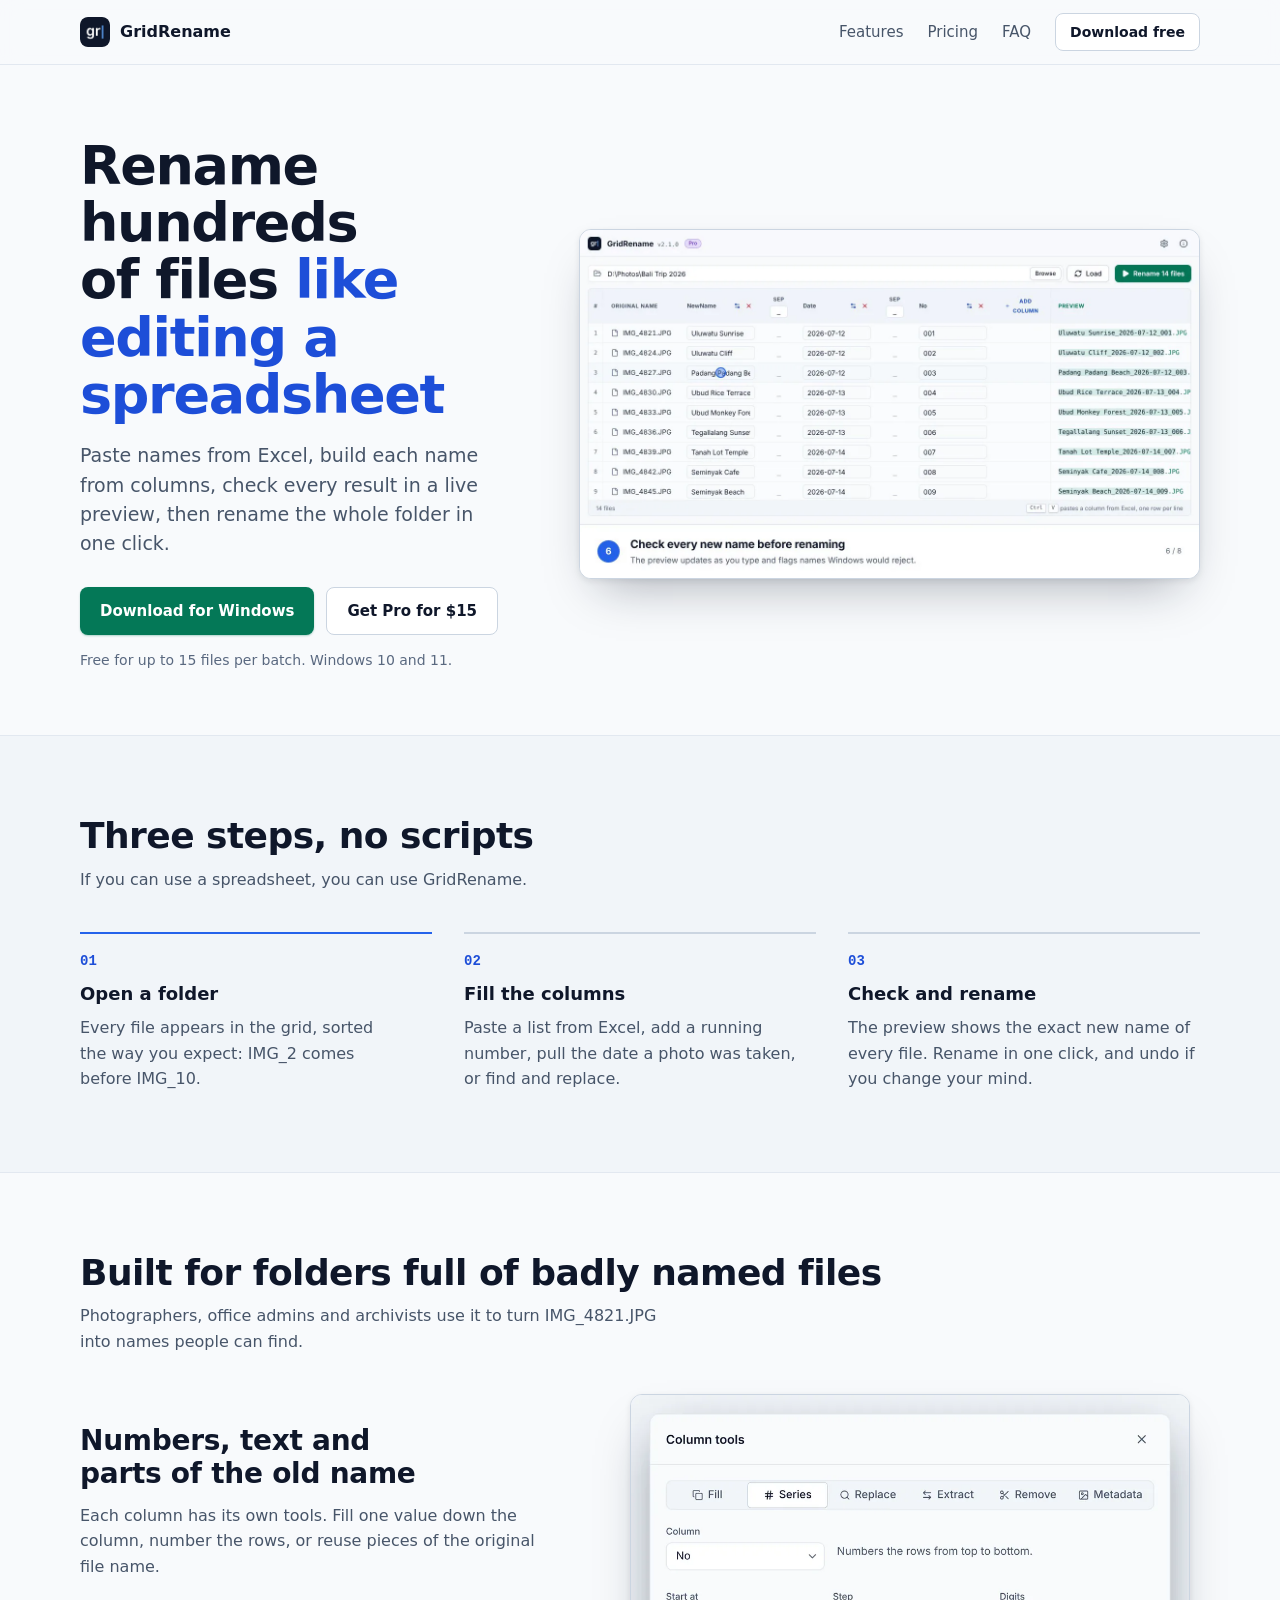
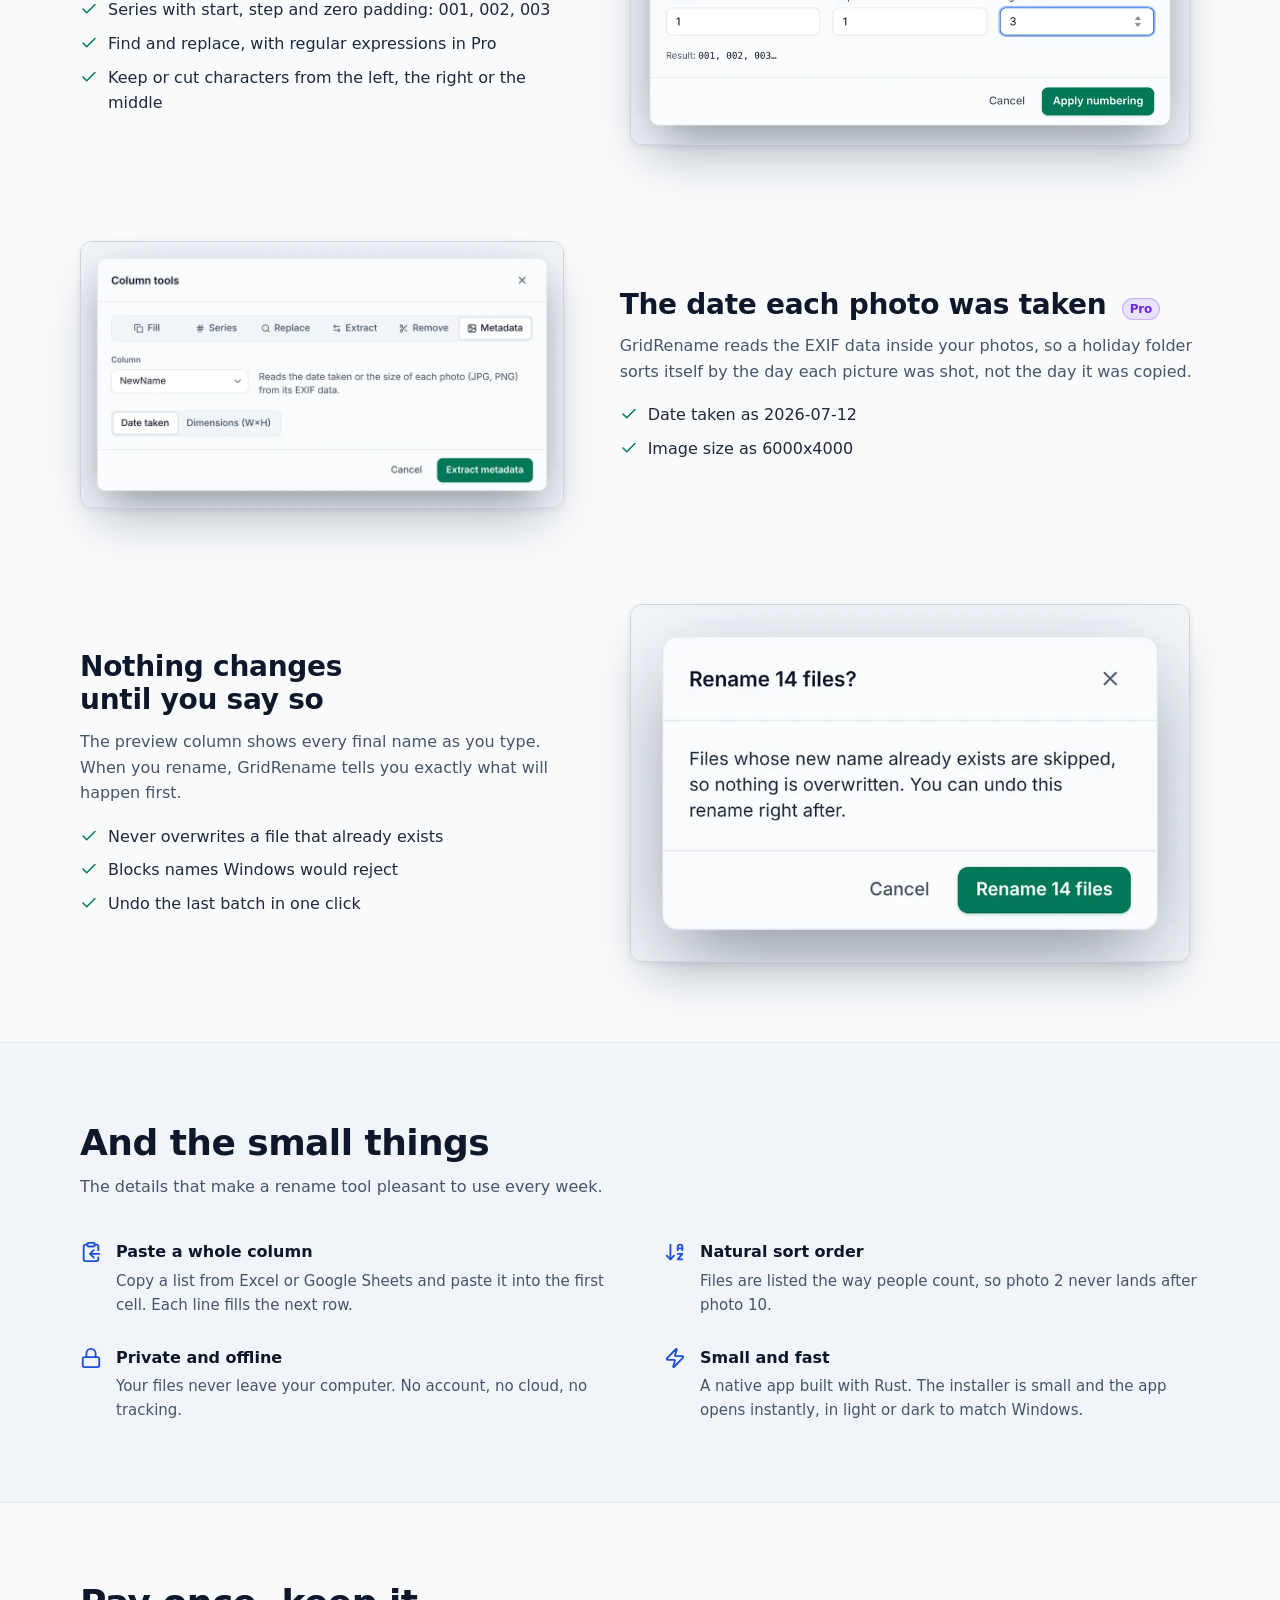
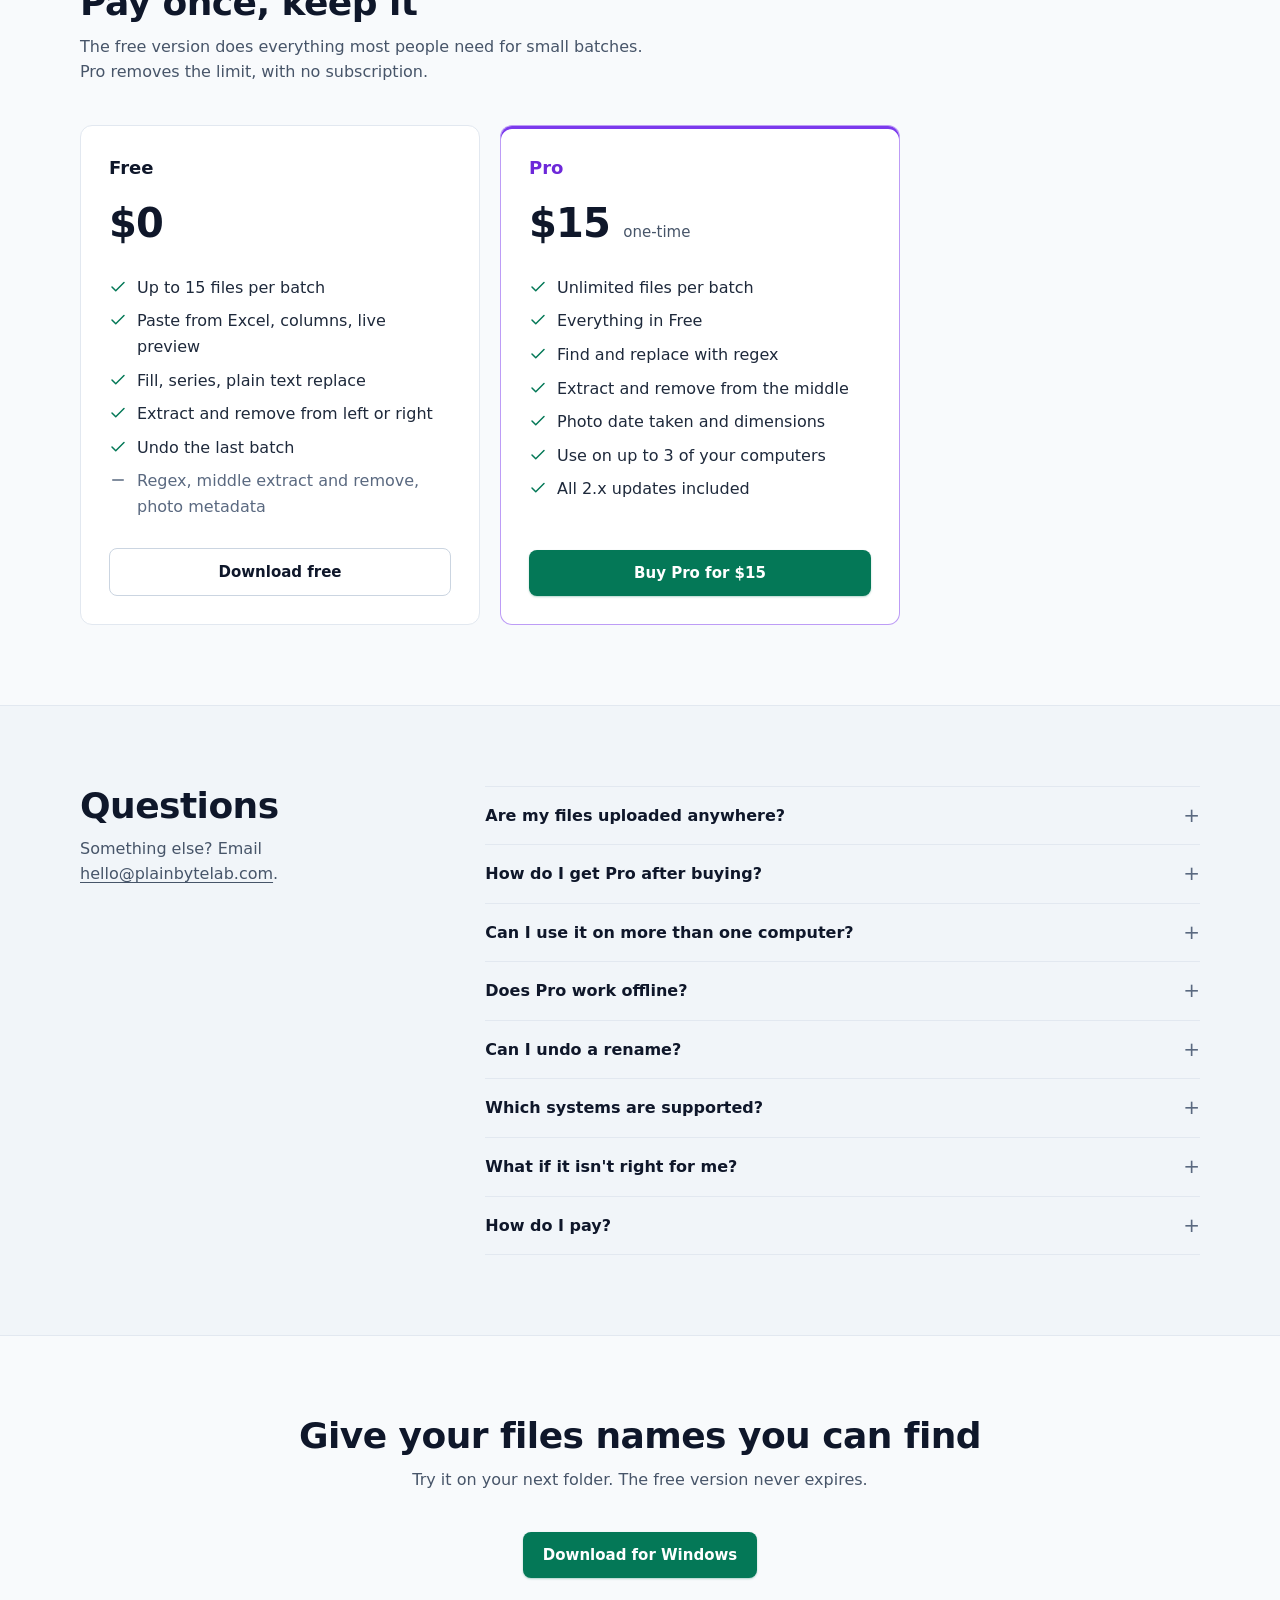
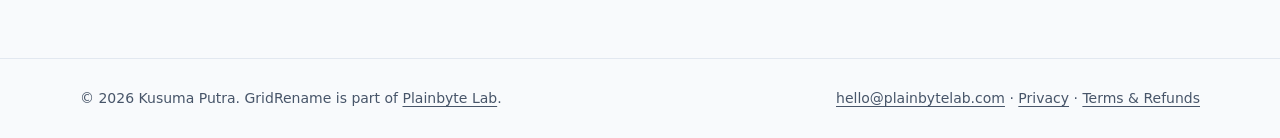
<file: index.html>
<!doctype html>
<html lang="en" data-accent="blue">
<head>
  <meta charset="utf-8">
  <meta name="viewport" content="width=device-width, initial-scale=1">
  <title>GridRename: bulk rename files from an Excel-like grid</title>
  <meta name="description" content="Rename hundreds of files at once. Paste names from Excel, build names from columns, preview every change, undo in one click. Windows app, works offline.">
  <meta name="color-scheme" content="light dark">
  <link rel="canonical" href="https://kusumaindraputra.github.io/GridRename-releases/">
  <meta property="og:title" content="GridRename: bulk rename files from an Excel-like grid">
  <meta property="og:description" content="Paste names from Excel, preview every change, rename hundreds of files in one click.">
  <meta property="og:image" content="https://kusumaindraputra.github.io/GridRename-releases/assets/demo-poster.webp">
  <meta property="og:type" content="website">
  <link rel="icon" href="assets/favicon.png">
  <link rel="stylesheet" href="tokens.css">
  <link rel="stylesheet" href="style.css">
</head>
<body>
  <a class="skip" href="#main">Skip to content</a>
  <svg width="0" height="0" style="position:absolute" aria-hidden="true">
    <symbol id="i-check" viewBox="0 0 24 24"><path d="M20 6 9 17l-5-5"/></symbol>
    <symbol id="i-minus" viewBox="0 0 24 24"><path d="M5 12h14"/></symbol>
    <symbol id="i-paste" viewBox="0 0 24 24"><rect width="8" height="4" x="8" y="2" rx="1"/><path d="M8 4H6a2 2 0 0 0-2 2v14a2 2 0 0 0 2 2h12a2 2 0 0 0 2-2v-2"/><path d="M16 4h2a2 2 0 0 1 2 2v4"/><path d="M21 14H11"/><path d="m15 10-4 4 4 4"/></symbol>
    <symbol id="i-sort" viewBox="0 0 24 24"><path d="m3 16 4 4 4-4"/><path d="M7 20V4"/><path d="M20 8h-5"/><path d="M15 10V6.5a2.5 2.5 0 0 1 5 0V10"/><path d="M15 14h5l-5 6h5"/></symbol>
    <symbol id="i-lock" viewBox="0 0 24 24"><rect width="18" height="11" x="3" y="11" rx="2"/><path d="M7 11V7a5 5 0 0 1 10 0v4"/></symbol>
    <symbol id="i-zap" viewBox="0 0 24 24"><path d="M4 14a1 1 0 0 1-.78-1.63l9.9-10.2a.5.5 0 0 1 .86.46l-1.92 6.02A1 1 0 0 0 13 10h7a1 1 0 0 1 .78 1.63l-9.9 10.2a.5.5 0 0 1-.86-.46l1.92-6.02A1 1 0 0 0 11 14z"/></symbol>
  </svg>

  <nav aria-label="Main">
    <div class="wrap">
      <a class="brand" href="#"><img src="assets/logo.png" alt="" width="30" height="30">GridRename</a>
      <div class="links">
        <a href="#features">Features</a>
        <a href="#pricing">Pricing</a>
        <a href="#faq">FAQ</a>
        <a class="btn btn-ghost btn-sm" href="https://plainbytelab.gumroad.com/l/gridrename-free">Download free</a>
      </div>
    </div>
  </nav>

  <main id="main">
    <header class="hero">
      <div class="wrap hero-grid">
        <div>
          <h1>Rename hundreds of files <span>like editing a spreadsheet</span></h1>
          <p class="lead">Paste names from Excel, build each name from columns, check every result in a live preview, then rename the whole folder in one click.</p>
          <div class="cta">
            <a class="btn btn-primary" href="https://plainbytelab.gumroad.com/l/gridrename-free">Download for Windows</a>
            <a class="btn btn-ghost" href="#pricing">Get Pro for $15</a>
          </div>
          <small>Free for up to 15 files per batch. Windows 10 and 11.</small>
        </div>
        <figure class="shot">
          <video id="demo" src="assets/demo.mp4" poster="assets/demo-poster.webp" width="1280" height="720" autoplay muted loop playsinline aria-label="GridRename demo in 8 captioned steps: open a folder, paste names from Excel, add the photo date, number the files, find and replace, check the preview, rename, undo"></video>
        </figure>
      </div>
    </header>

    <section class="band" aria-labelledby="how">
      <div class="wrap">
        <h2 id="how">Three steps, no scripts</h2>
        <p class="sub">If you can use a spreadsheet, you can use GridRename.</p>
        <ol class="steps">
          <li><h3>Open a folder</h3><p>Every file appears in the grid, sorted the way you expect: IMG_2 comes before IMG_10.</p></li>
          <li><h3>Fill the columns</h3><p>Paste a list from Excel, add a running number, pull the date a photo was taken, or find and replace.</p></li>
          <li><h3>Check and rename</h3><p>The preview shows the exact new name of every file. Rename in one click, and undo if you change your mind.</p></li>
        </ol>
      </div>
    </section>

    <section id="features" aria-labelledby="features-title">
      <div class="wrap">
        <h2 id="features-title">Built for folders full of badly named files</h2>
        <p class="sub">Photographers, office admins and archivists use it to turn IMG_4821.JPG into names people can find.</p>
        <div class="rows">
          <div class="row">
            <div>
              <h3>Numbers, text and parts of the old name</h3>
              <p>Each column has its own tools. Fill one value down the column, number the rows, or reuse pieces of the original file name.</p>
              <ul class="ticks">
                <li><svg class="icon"><use href="#i-check"/></svg>Series with start, step and zero padding: 001, 002, 003</li>
                <li><svg class="icon"><use href="#i-check"/></svg>Find and replace, with regular expressions in Pro</li>
                <li><svg class="icon"><use href="#i-check"/></svg>Keep or cut characters from the left, the right or the middle</li>
              </ul>
            </div>
            <picture class="shot">
              <source srcset="assets/03-tools-series-dark.webp" media="(prefers-color-scheme: dark)">
              <img src="assets/03-tools-series.webp" alt="Column tools with series numbering: start at 1, step 1, three digits, giving 001, 002, 003" width="1000" height="625" loading="lazy">
            </picture>
          </div>
          <div class="row">
            <div>
              <h3>The date each photo was taken <span class="pro-tag">Pro</span></h3>
              <p>GridRename reads the EXIF data inside your photos, so a holiday folder sorts itself by the day each picture was shot, not the day it was copied.</p>
              <ul class="ticks">
                <li><svg class="icon"><use href="#i-check"/></svg>Date taken as 2026-07-12</li>
                <li><svg class="icon"><use href="#i-check"/></svg>Image size as 6000x4000</li>
              </ul>
            </div>
            <picture class="shot">
              <source srcset="assets/02-tools-metadata-dark.webp" media="(prefers-color-scheme: dark)">
              <img src="assets/02-tools-metadata.webp" alt="Column tools on the Metadata tab with Date taken selected" width="1000" height="550" loading="lazy">
            </picture>
          </div>
          <div class="row">
            <div>
              <h3>Nothing changes until you say so</h3>
              <p>The preview column shows every final name as you type. When you rename, GridRename tells you exactly what will happen first.</p>
              <ul class="ticks">
                <li><svg class="icon"><use href="#i-check"/></svg>Never overwrites a file that already exists</li>
                <li><svg class="icon"><use href="#i-check"/></svg>Blocks names Windows would reject</li>
                <li><svg class="icon"><use href="#i-check"/></svg>Undo the last batch in one click</li>
              </ul>
            </div>
            <picture class="shot">
              <source srcset="assets/05-confirm-dark.webp" media="(prefers-color-scheme: dark)">
              <img src="assets/05-confirm.webp" alt="Confirmation: Rename 14 files? Files whose new name already exists are skipped" width="800" height="511" loading="lazy">
            </picture>
          </div>
        </div>
      </div>
    </section>

    <section class="band" aria-labelledby="also">
      <div class="wrap">
        <h2 id="also">And the small things</h2>
        <p class="sub">The details that make a rename tool pleasant to use every week.</p>
        <ul class="facts">
          <li><svg class="icon"><use href="#i-paste"/></svg><strong>Paste a whole column</strong><span>Copy a list from Excel or Google Sheets and paste it into the first cell. Each line fills the next row.</span></li>
          <li><svg class="icon"><use href="#i-sort"/></svg><strong>Natural sort order</strong><span>Files are listed the way people count, so photo 2 never lands after photo 10.</span></li>
          <li><svg class="icon"><use href="#i-lock"/></svg><strong>Private and offline</strong><span>Your files never leave your computer. No account, no cloud, no tracking.</span></li>
          <li><svg class="icon"><use href="#i-zap"/></svg><strong>Small and fast</strong><span>A native app built with Rust. The installer is small and the app opens instantly, in light or dark to match Windows.</span></li>
        </ul>
      </div>
    </section>

    <section id="pricing" aria-labelledby="pricing-title">
      <div class="wrap">
        <h2 id="pricing-title">Pay once, keep it</h2>
        <p class="sub">The free version does everything most people need for small batches. Pro removes the limit, with no subscription.</p>
        <div class="pricing">
          <div class="plan">
            <h3>Free</h3>
            <div class="price">$0</div>
            <ul>
              <li><svg class="icon"><use href="#i-check"/></svg>Up to 15 files per batch</li>
              <li><svg class="icon"><use href="#i-check"/></svg>Paste from Excel, columns, live preview</li>
              <li><svg class="icon"><use href="#i-check"/></svg>Fill, series, plain text replace</li>
              <li><svg class="icon"><use href="#i-check"/></svg>Extract and remove from left or right</li>
              <li><svg class="icon"><use href="#i-check"/></svg>Undo the last batch</li>
              <li class="no"><svg class="icon"><use href="#i-minus"/></svg>Regex, middle extract and remove, photo metadata</li>
            </ul>
            <a class="btn btn-ghost" href="https://plainbytelab.gumroad.com/l/gridrename-free">Download free</a>
          </div>
          <div class="plan pro">
            <h3>Pro</h3>
            <div class="price">$15 <small>one-time</small></div>
            <ul>
              <li><svg class="icon"><use href="#i-check"/></svg>Unlimited files per batch</li>
              <li><svg class="icon"><use href="#i-check"/></svg>Everything in Free</li>
              <li><svg class="icon"><use href="#i-check"/></svg>Find and replace with regex</li>
              <li><svg class="icon"><use href="#i-check"/></svg>Extract and remove from the middle</li>
              <li><svg class="icon"><use href="#i-check"/></svg>Photo date taken and dimensions</li>
              <li><svg class="icon"><use href="#i-check"/></svg>Use on up to 3 of your computers</li>
              <li><svg class="icon"><use href="#i-check"/></svg>All 2.x updates included</li>
            </ul>
            <a class="btn btn-primary" href="https://plainbytelab.gumroad.com/l/gridrename-pro">Buy Pro for $15</a>
          </div>
        </div>
      </div>
    </section>

    <section id="faq" class="band" aria-labelledby="faq-title">
      <div class="wrap faq-grid">
        <div>
          <h2 id="faq-title">Questions</h2>
          <p class="sub">Something else? Email <a href="mailto:hello@plainbytelab.com">hello@plainbytelab.com</a>.</p>
        </div>
        <div class="faq">
          <details><summary>Are my files uploaded anywhere?</summary><p>No. GridRename works entirely on your computer. The only things it sends over the internet are your license key, to check it with our payment provider Gumroad, and a check for new versions.</p></details>
          <details><summary>How do I get Pro after buying?</summary><p>You receive a license key by email right after purchase. In GridRename, click <em>Upgrade to Pro</em>, paste the key and click <em>Activate</em>.</p></details>
          <details><summary>Can I use it on more than one computer?</summary><p>Yes, one license works on up to 3 of your own computers. Getting a new computer? Email us and we'll reset your activations.</p></details>
          <details><summary>Does Pro work offline?</summary><p>Yes. After activation, GridRename checks the license about once a week and keeps working for 30 days without internet.</p></details>
          <details><summary>Can I undo a rename?</summary><p>Yes, the last batch can be undone with one click. GridRename also never overwrites an existing file.</p></details>
          <details><summary>Which systems are supported?</summary><p>Windows 10 and 11 (64-bit). macOS and Linux versions are planned.</p></details>
          <details><summary>What if it isn't right for me?</summary><p>Email us within 14 days of purchase for a full refund. See the <a href="terms.html#refunds">refund policy</a>.</p></details>
          <details><summary>How do I pay?</summary><p>Checkout is handled by Gumroad, which accepts credit and debit cards and PayPal.</p></details>
        </div>
      </div>
    </section>

    <section class="closing" aria-labelledby="closing-title">
      <div class="wrap">
        <h2 id="closing-title">Give your files names you can find</h2>
        <p class="sub">Try it on your next folder. The free version never expires.</p>
        <div class="cta">
          <a class="btn btn-primary" href="https://plainbytelab.gumroad.com/l/gridrename-free">Download for Windows</a>
        </div>
      </div>
    </section>
  </main>

  <footer>
    <div class="wrap">
      <span>© 2026 Kusuma Putra. GridRename is part of <a href="https://plainbytelab.com">Plainbyte Lab</a>.</span>
      <span><a href="mailto:hello@plainbytelab.com">hello@plainbytelab.com</a> · <a href="privacy.html">Privacy</a> · <a href="terms.html">Terms &amp; Refunds</a></span>
    </div>
  </footer>

  <script>
    // No autoplay for people who asked their system for less motion
    if (matchMedia('(prefers-reduced-motion: reduce)').matches) {
      const demo = document.getElementById('demo');
      demo.removeAttribute('autoplay');
      demo.pause();
      demo.controls = true;
    }
  </script>
</body>
</html>
</file>
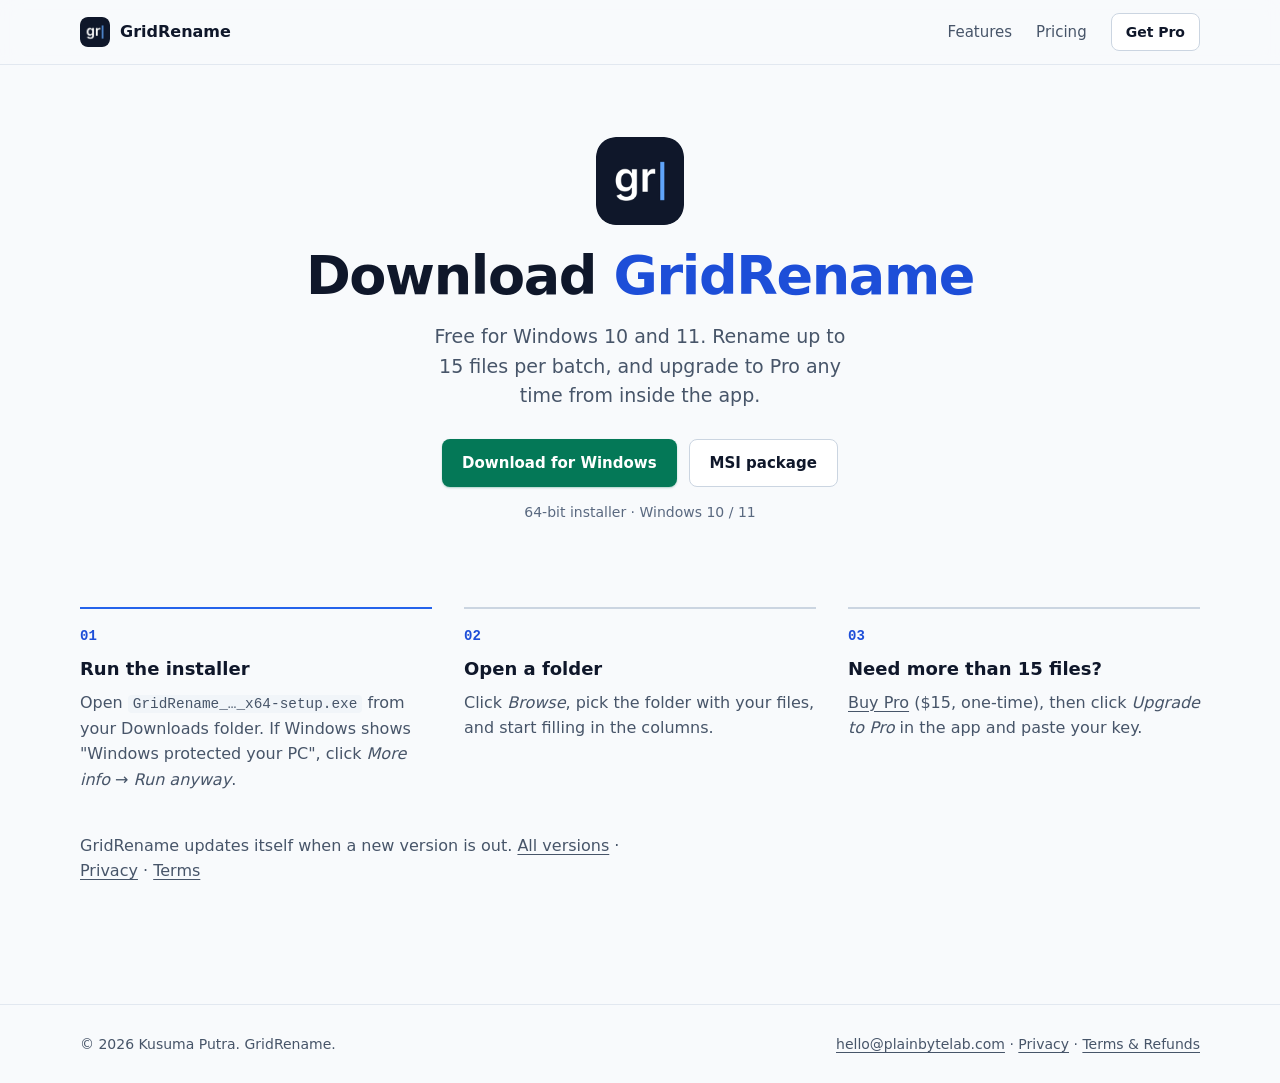
<file: download.html>
<!doctype html>
<html lang="en" data-accent="blue">
<head>
  <meta charset="utf-8">
  <meta name="viewport" content="width=device-width, initial-scale=1">
  <title>Download GridRename for Windows</title>
  <meta name="description" content="Download GridRename free for Windows 10 and 11. Rename up to 15 files per batch for free, upgrade to Pro any time.">
  <link rel="canonical" href="https://kusumaindraputra.github.io/GridRename-releases/download.html">
  <link rel="icon" href="assets/favicon.png">
  <meta name="color-scheme" content="light dark">
  <link rel="stylesheet" href="tokens.css">
  <link rel="stylesheet" href="style.css">
</head>
<body>
  <nav>
    <div class="wrap">
      <a class="brand" href="index.html"><img src="assets/logo.png" alt="">GridRename</a>
      <div class="links">
        <a href="index.html#features">Features</a>
        <a href="index.html#pricing">Pricing</a>
        <a class="btn btn-ghost btn-sm" href="https://plainbytelab.gumroad.com/l/gridrename-pro">Get Pro</a>
      </div>
    </div>
  </nav>

  <header class="hero center">
    <div class="wrap">
      <img src="assets/logo.png" alt="" width="88" height="88" style="border-radius:20px;margin:0 auto 22px">
      <h1>Download <span>GridRename</span></h1>
      <p class="lead">Free for Windows 10 and 11. Rename up to 15 files per batch, and upgrade to Pro any time from inside the app.</p>
      <div class="cta">
        <a id="dl-exe" class="btn btn-primary" href="https://github.com/kusumaindraputra/GridRename-releases/releases/latest">Download for Windows</a>
        <a id="dl-msi" class="btn btn-ghost" href="https://github.com/kusumaindraputra/GridRename-releases/releases/latest">MSI package</a>
      </div>
      <small id="dl-meta">64-bit installer · Windows 10 / 11</small>
    </div>
  </header>

  <section style="padding-top:20px">
    <div class="wrap">
      <ol class="steps">
        <li><h3>Run the installer</h3><p>Open <code>GridRename_…_x64-setup.exe</code> from your Downloads folder. If Windows shows "Windows protected your PC", click <em>More info</em> → <em>Run anyway</em>.</p></li>
        <li><h3>Open a folder</h3><p>Click <em>Browse</em>, pick the folder with your files, and start filling in the columns.</p></li>
        <li><h3>Need more than 15 files?</h3><p><a href="https://plainbytelab.gumroad.com/l/gridrename-pro">Buy Pro</a> ($15, one-time), then click <em>Upgrade to Pro</em> in the app and paste your key.</p></li>
      </ol>
      <p class="sub" style="margin-top:40px">GridRename updates itself when a new version is out. <a href="https://github.com/kusumaindraputra/GridRename-releases/releases/latest">All versions</a> · <a href="privacy.html">Privacy</a> · <a href="terms.html">Terms</a></p>
    </div>
  </section>

  <footer>
    <div class="wrap">
      <span>© 2026 Kusuma Putra. GridRename.</span>
      <span><a href="mailto:hello@plainbytelab.com">hello@plainbytelab.com</a> · <a href="privacy.html">Privacy</a> · <a href="terms.html">Terms &amp; Refunds</a></span>
    </div>
  </footer>

  <script>
    // Point the buttons at the installers of the latest published release
    fetch('https://api.github.com/repos/kusumaindraputra/GridRename-releases/releases/latest')
      .then(r => r.ok ? r.json() : Promise.reject(r.status))
      .then(release => {
        const find = (suffix) => release.assets.find(a => a.name.endsWith(suffix));
        const exe = find('-setup.exe');
        const msi = find('.msi');
        if (exe) document.getElementById('dl-exe').href = exe.browser_download_url;
        if (msi) document.getElementById('dl-msi').href = msi.browser_download_url;
        else document.getElementById('dl-msi').remove();
        if (exe) {
          const mb = (exe.size / 1048576).toFixed(1);
          const date = new Date(release.published_at).toLocaleDateString(undefined, { year: 'numeric', month: 'long', day: 'numeric' });
          document.getElementById('dl-meta').textContent = `Version ${release.tag_name.replace(/^v/, '')} · ${mb} MB · released ${date} · Windows 10 / 11, 64-bit`;
        }
      })
      .catch(() => { /* buttons keep the releases page link */ });
  </script>
</body>
</html>
</file>
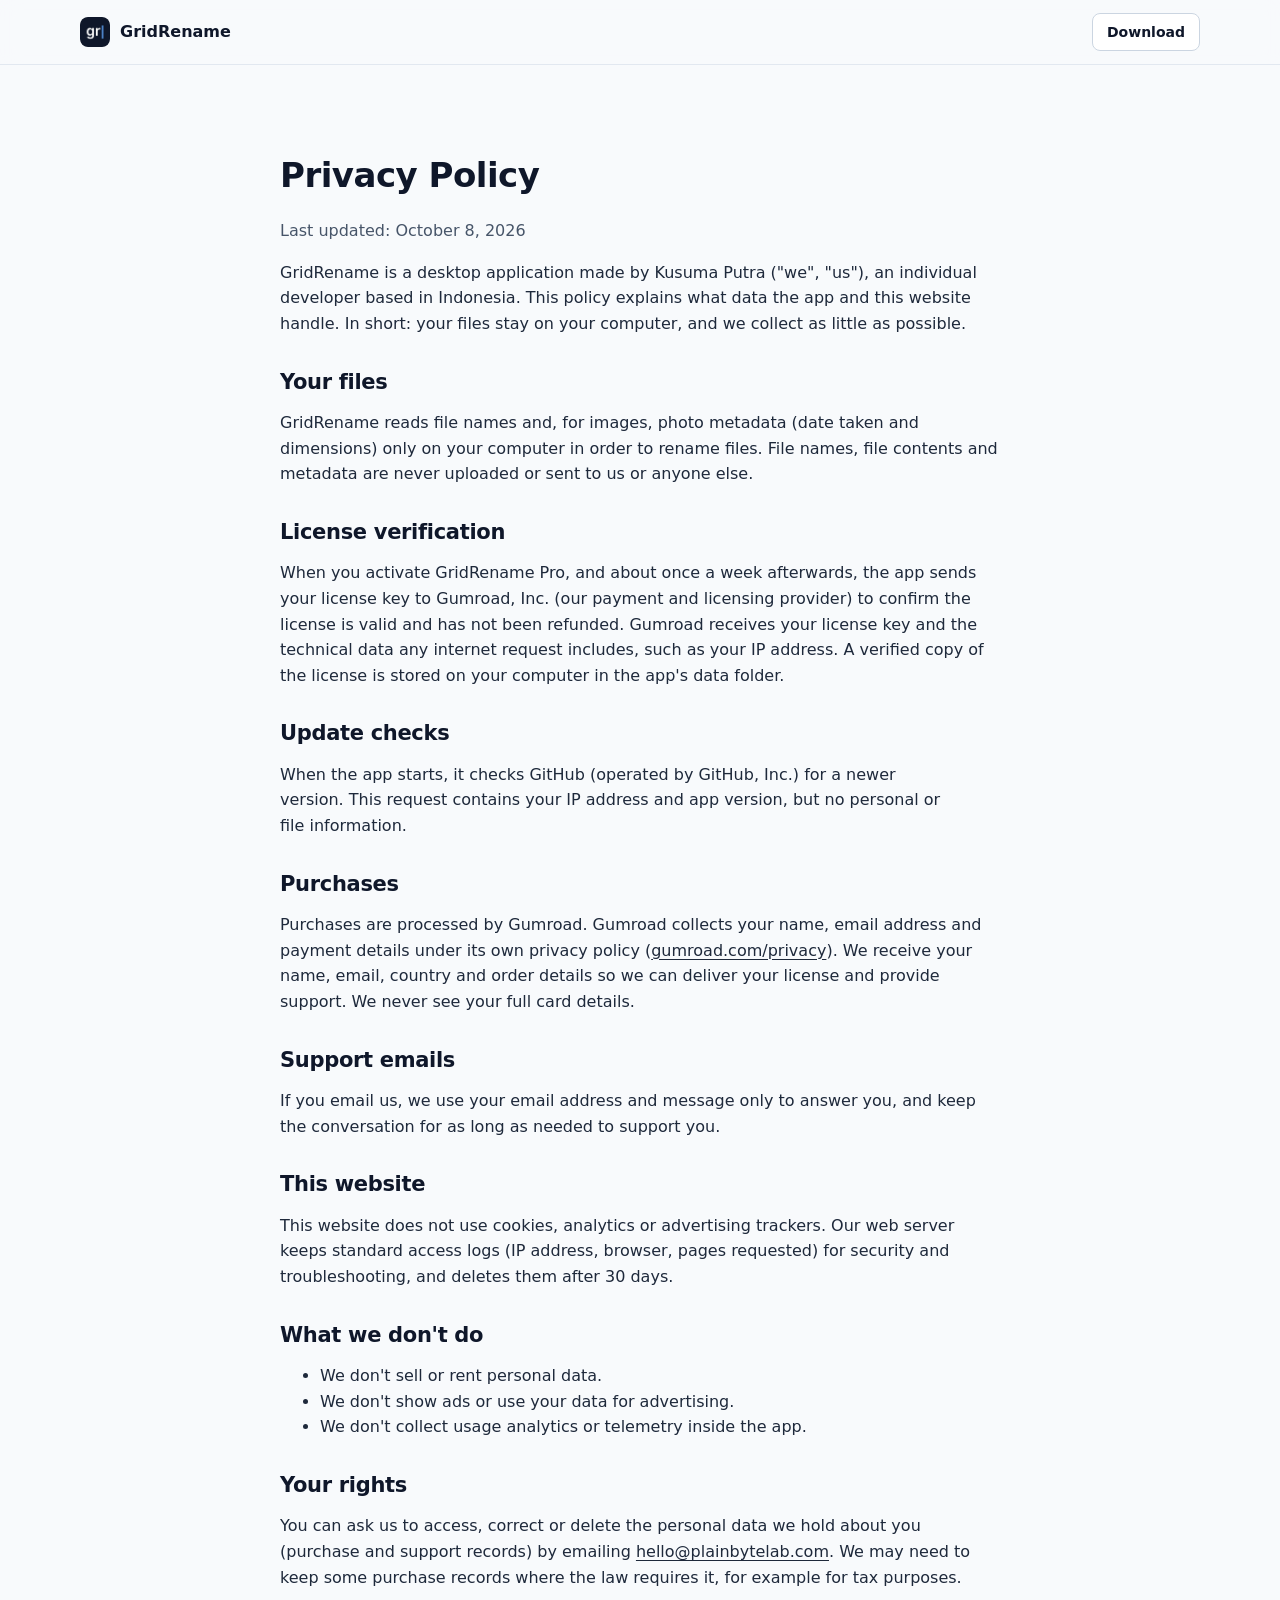
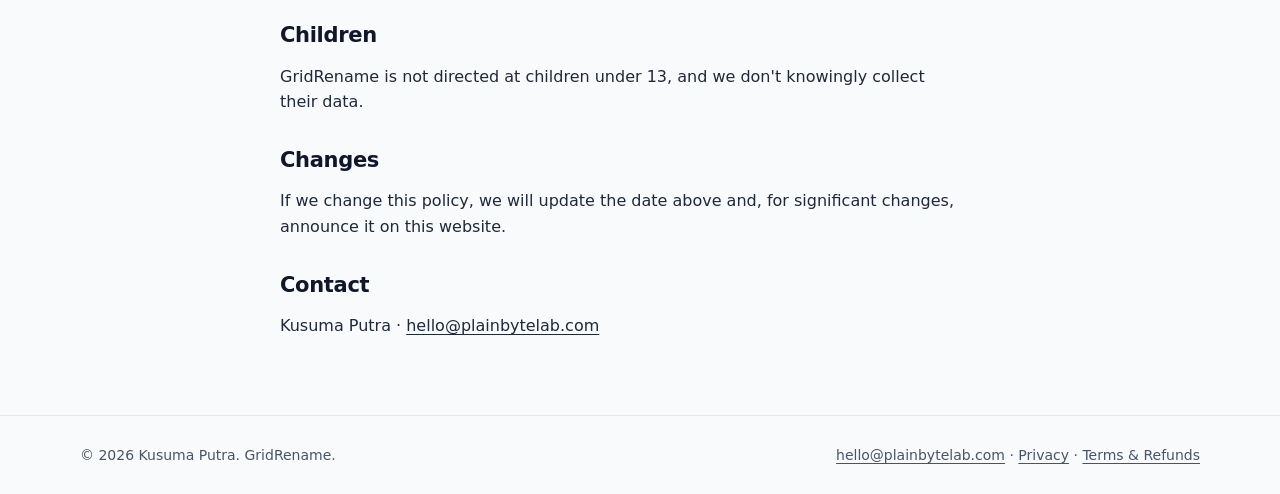
<file: privacy.html>
<!doctype html>
<html lang="en" data-accent="blue">
<head>
  <meta charset="utf-8">
  <meta name="viewport" content="width=device-width, initial-scale=1">
  <title>Privacy Policy · GridRename</title>
  <link rel="icon" href="assets/favicon.png">
  <meta name="color-scheme" content="light dark">
  <link rel="stylesheet" href="tokens.css">
  <link rel="stylesheet" href="style.css">
</head>
<body>
  <nav><div class="wrap"><a class="brand" href="index.html"><img src="assets/logo.png" alt="">GridRename</a><div class="links"><a class="btn btn-ghost btn-sm" href="https://plainbytelab.gumroad.com/l/gridrename-free">Download</a></div></div></nav>
  <main class="legal">
    <h1>Privacy Policy</h1>
    <p class="meta">Last updated: October 8, 2026</p>
    <p>GridRename is a desktop application made by Kusuma Putra ("we", "us"), an individual developer based in Indonesia. This policy explains what data the app and this website handle. In short: your files stay on your computer, and we collect as little as possible.</p>

    <h2>Your files</h2>
    <p>GridRename reads file names and, for images, photo metadata (date taken and dimensions) only on your computer in order to rename files. File names, file contents and metadata are never uploaded or sent to us or anyone else.</p>

    <h2>License verification</h2>
    <p>When you activate GridRename Pro, and about once a week afterwards, the app sends your license key to Gumroad, Inc. (our payment and licensing provider) to confirm the license is valid and has not been refunded. Gumroad receives your license key and the technical data any internet request includes, such as your IP address. A verified copy of the license is stored on your computer in the app's data folder.</p>

    <h2>Update checks</h2>
    <p>When the app starts, it checks GitHub (operated by GitHub, Inc.) for a newer version. This request contains your IP address and app version, but no personal or file information.</p>

    <h2>Purchases</h2>
    <p>Purchases are processed by Gumroad. Gumroad collects your name, email address and payment details under its own privacy policy (<a href="https://gumroad.com/privacy">gumroad.com/privacy</a>). We receive your name, email, country and order details so we can deliver your license and provide support. We never see your full card details.</p>

    <h2>Support emails</h2>
    <p>If you email us, we use your email address and message only to answer you, and keep the conversation for as long as needed to support you.</p>

    <h2>This website</h2>
    <p>This website does not use cookies, analytics or advertising trackers. Our web server keeps standard access logs (IP address, browser, pages requested) for security and troubleshooting, and deletes them after 30 days.</p>

    <h2>What we don't do</h2>
    <ul>
      <li>We don't sell or rent personal data.</li>
      <li>We don't show ads or use your data for advertising.</li>
      <li>We don't collect usage analytics or telemetry inside the app.</li>
    </ul>

    <h2>Your rights</h2>
    <p>You can ask us to access, correct or delete the personal data we hold about you (purchase and support records) by emailing <a href="mailto:hello@plainbytelab.com">hello@plainbytelab.com</a>. We may need to keep some purchase records where the law requires it, for example for tax purposes.</p>

    <h2>Children</h2>
    <p>GridRename is not directed at children under 13, and we don't knowingly collect their data.</p>

    <h2>Changes</h2>
    <p>If we change this policy, we will update the date above and, for significant changes, announce it on this website.</p>

    <h2>Contact</h2>
    <p>Kusuma Putra · <a href="mailto:hello@plainbytelab.com">hello@plainbytelab.com</a></p>
  </main>
  <footer><div class="wrap"><span>© 2026 Kusuma Putra. GridRename.</span><span><a href="mailto:hello@plainbytelab.com">hello@plainbytelab.com</a> · <a href="privacy.html">Privacy</a> · <a href="terms.html">Terms &amp; Refunds</a></span></div></footer>
</body>
</html>
</file>
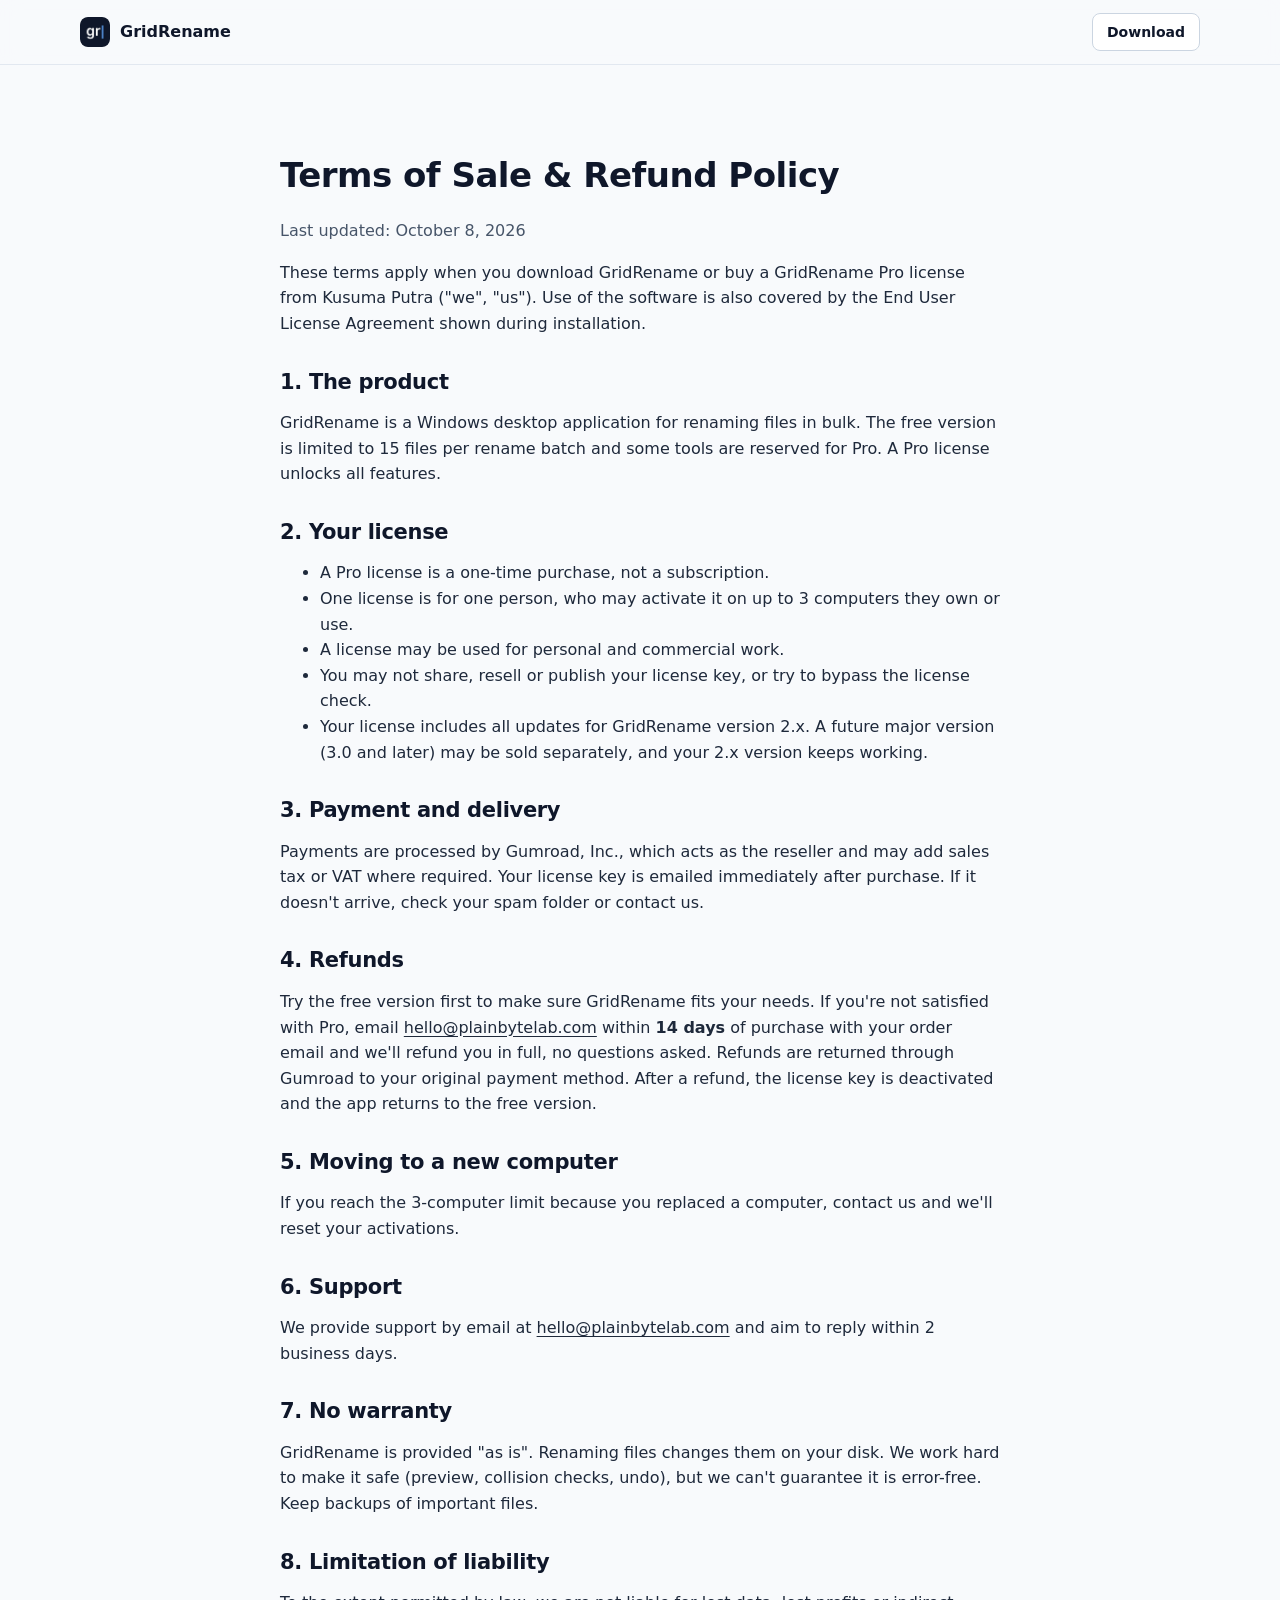
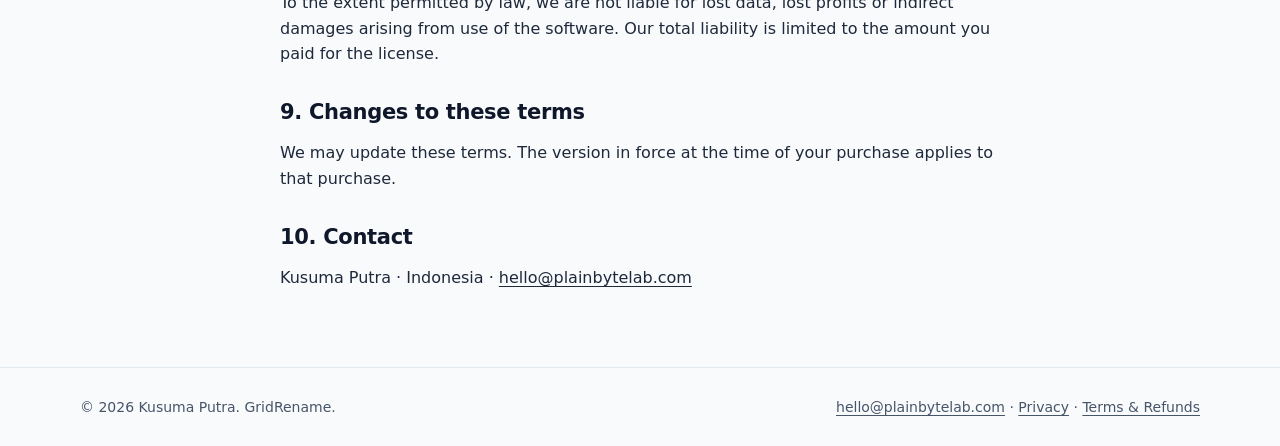
<file: terms.html>
<!doctype html>
<html lang="en" data-accent="blue">
<head>
  <meta charset="utf-8">
  <meta name="viewport" content="width=device-width, initial-scale=1">
  <title>Terms & Refunds · GridRename</title>
  <link rel="icon" href="assets/favicon.png">
  <meta name="color-scheme" content="light dark">
  <link rel="stylesheet" href="tokens.css">
  <link rel="stylesheet" href="style.css">
</head>
<body>
  <nav><div class="wrap"><a class="brand" href="index.html"><img src="assets/logo.png" alt="">GridRename</a><div class="links"><a class="btn btn-ghost btn-sm" href="https://plainbytelab.gumroad.com/l/gridrename-free">Download</a></div></div></nav>
  <main class="legal">
    <h1>Terms of Sale &amp; Refund Policy</h1>
    <p class="meta">Last updated: October 8, 2026</p>
    <p>These terms apply when you download GridRename or buy a GridRename Pro license from Kusuma Putra ("we", "us"). Use of the software is also covered by the End User License Agreement shown during installation.</p>

    <h2>1. The product</h2>
    <p>GridRename is a Windows desktop application for renaming files in bulk. The free version is limited to 15 files per rename batch and some tools are reserved for Pro. A Pro license unlocks all features.</p>

    <h2>2. Your license</h2>
    <ul>
      <li>A Pro license is a one-time purchase, not a subscription.</li>
      <li>One license is for one person, who may activate it on up to 3 computers they own or use.</li>
      <li>A license may be used for personal and commercial work.</li>
      <li>You may not share, resell or publish your license key, or try to bypass the license check.</li>
      <li>Your license includes all updates for GridRename version 2.x. A future major version (3.0 and later) may be sold separately, and your 2.x version keeps working.</li>
    </ul>

    <h2>3. Payment and delivery</h2>
    <p>Payments are processed by Gumroad, Inc., which acts as the reseller and may add sales tax or VAT where required. Your license key is emailed immediately after purchase. If it doesn't arrive, check your spam folder or contact us.</p>

    <h2 id="refunds">4. Refunds</h2>
    <p>Try the free version first to make sure GridRename fits your needs. If you're not satisfied with Pro, email <a href="mailto:hello@plainbytelab.com">hello@plainbytelab.com</a> within <strong>14 days</strong> of purchase with your order email and we'll refund you in full, no questions asked. Refunds are returned through Gumroad to your original payment method. After a refund, the license key is deactivated and the app returns to the free version.</p>

    <h2>5. Moving to a new computer</h2>
    <p>If you reach the 3-computer limit because you replaced a computer, contact us and we'll reset your activations.</p>

    <h2>6. Support</h2>
    <p>We provide support by email at <a href="mailto:hello@plainbytelab.com">hello@plainbytelab.com</a> and aim to reply within 2 business days.</p>

    <h2>7. No warranty</h2>
    <p>GridRename is provided "as is". Renaming files changes them on your disk. We work hard to make it safe (preview, collision checks, undo), but we can't guarantee it is error-free. Keep backups of important files.</p>

    <h2>8. Limitation of liability</h2>
    <p>To the extent permitted by law, we are not liable for lost data, lost profits or indirect damages arising from use of the software. Our total liability is limited to the amount you paid for the license.</p>

    <h2>9. Changes to these terms</h2>
    <p>We may update these terms. The version in force at the time of your purchase applies to that purchase.</p>

    <h2>10. Contact</h2>
    <p>Kusuma Putra · Indonesia · <a href="mailto:hello@plainbytelab.com">hello@plainbytelab.com</a></p>
  </main>
  <footer><div class="wrap"><span>© 2026 Kusuma Putra. GridRename.</span><span><a href="mailto:hello@plainbytelab.com">hello@plainbytelab.com</a> · <a href="privacy.html">Privacy</a> · <a href="terms.html">Terms &amp; Refunds</a></span></div></footer>
</body>
</html>
</file>
<file: style.css>
/*
 * GridRename site. Colors come from tokens.css (the app's design system, copied
 * in by build.mjs), so the site follows the OS theme exactly like the app:
 * light by default, dark when the device is dark.
 * Green is the download/buy action, violet only marks Pro, blue is GridRename's accent.
 * Shape rule: buttons 8px (radius-md), panels and images 12px (radius-lg).
 */
* { box-sizing: border-box; }
html { scroll-behavior: smooth; -webkit-text-size-adjust: 100%; }
@media (prefers-reduced-motion: reduce) { html { scroll-behavior: auto; } }
body {
  margin: 0;
  background: rgb(var(--lf-canvas));
  color: rgb(var(--lf-fg));
  font: 16px/1.6 var(--lf-font-sans);
  -webkit-font-smoothing: antialiased;
}
a { color: inherit; }
a:not(.btn):not(.brand) { text-underline-offset: 3px; }
h1, h2, h3 { color: rgb(var(--lf-fg-strong)); text-wrap: balance; }
p { text-wrap: pretty; }
img, video { max-width: 100%; height: auto; display: block; }
code { font-family: var(--lf-font-mono); font-size: 0.9em; background: rgb(var(--lf-surface-sunken)); padding: 1px 5px; border-radius: 4px; }
:focus-visible { outline: 2px solid rgb(var(--lf-accent-fg)); outline-offset: 3px; border-radius: 4px; }
.wrap { max-width: 1160px; margin: 0 auto; padding: 0 20px; }
.skip { position: absolute; left: 12px; top: -48px; z-index: 20; padding: 8px 14px; border-radius: var(--lf-radius-md); background: rgb(var(--lf-surface)); color: rgb(var(--lf-fg-strong)); }
.skip:focus { top: 12px; }
.icon { width: 20px; height: 20px; flex: none; fill: none; stroke: currentColor; stroke-width: 2; stroke-linecap: round; stroke-linejoin: round; }

/* Nav */
nav { position: sticky; top: 0; z-index: 10; background: rgb(var(--lf-canvas) / 0.85); backdrop-filter: blur(10px); -webkit-backdrop-filter: blur(10px); border-bottom: 1px solid rgb(var(--lf-line)); }
nav .wrap { display: flex; align-items: center; justify-content: space-between; height: 64px; }
.brand { display: flex; align-items: center; gap: 10px; font-weight: 700; text-decoration: none; color: rgb(var(--lf-fg-strong)); }
.brand img { width: 30px; height: 30px; border-radius: 8px; }
nav .links { display: flex; gap: 24px; align-items: center; font-size: 15px; }
nav .links a { text-decoration: none; color: rgb(var(--lf-fg-muted)); transition: color var(--lf-duration); }
nav .links a:hover { color: rgb(var(--lf-fg-strong)); }
@media (max-width: 640px) { nav .links a:not(.btn) { display: none; } }

/* Buttons */
.btn { display: inline-flex; align-items: center; justify-content: center; gap: 8px; padding: 11px 20px; border-radius: var(--lf-radius-md); font-weight: 600; font-size: 15px; text-decoration: none; white-space: nowrap; transition: background-color var(--lf-duration), border-color var(--lf-duration), transform var(--lf-duration); }
.btn:active { transform: translateY(1px); }
.btn-primary, nav .links a.btn-primary { background: rgb(var(--lf-primary)); color: rgb(var(--lf-primary-contrast)); box-shadow: 0 1px 2px rgb(var(--lf-primary) / 0.3); }
.btn-primary:hover { background: rgb(var(--lf-primary-hover)); }
.btn-ghost, nav .links a.btn-ghost { border: 1px solid rgb(var(--lf-line-strong)); background: rgb(var(--lf-surface)); color: rgb(var(--lf-fg-strong)); }
.btn-ghost:hover { background: rgb(var(--lf-surface-raised)); }
.btn-sm { padding: 7px 14px; font-size: 14px; }

/* Hero: copy left, the app on the right */
.hero { padding: 72px 0 64px; }
.hero-grid { display: grid; grid-template-columns: minmax(0, 5fr) minmax(0, 7fr); gap: 56px; align-items: center; }
.hero h1 { font-size: clamp(34px, 4.4vw, 54px); line-height: 1.06; letter-spacing: -0.025em; margin: 0 0 18px; }
.hero h1 span { color: rgb(var(--lf-accent-fg)); }
.hero .lead { font-size: 19px; line-height: 1.55; color: rgb(var(--lf-fg-muted)); max-width: 36ch; margin: 0 0 28px; }
.hero small { display: block; margin-top: 14px; color: rgb(var(--lf-fg-subtle)); font-size: 14px; }
.cta { display: flex; gap: 12px; flex-wrap: wrap; }
.shot { margin: 0; border-radius: var(--lf-radius-lg); overflow: hidden; border: 1px solid rgb(var(--lf-line-strong)); background: rgb(var(--lf-surface)); box-shadow: 0 24px 48px -20px rgb(var(--lf-shadow-color) / 0.35), 0 2px 6px rgb(var(--lf-shadow-color) / 0.08); }
.hero.center { text-align: center; }
.hero.center .lead { margin-inline: auto; }
.hero.center .cta { justify-content: center; }
@media (max-width: 880px) {
  .hero { padding-top: 48px; }
  .hero-grid { grid-template-columns: 1fr; gap: 36px; }
}

/* Sections */
section { padding: 80px 0; }
h2 { font-size: clamp(26px, 3.2vw, 36px); line-height: 1.12; letter-spacing: -0.015em; margin: 0 0 10px; }
.sub { color: rgb(var(--lf-fg-muted)); margin: 0 0 40px; max-width: 58ch; }
.band { background: rgb(var(--lf-surface-sunken)); border-block: 1px solid rgb(var(--lf-line)); }

/* Steps: numbered, divided by a rule, no cards */
.steps { list-style: none; margin: 0; padding: 0; counter-reset: step; display: grid; grid-template-columns: repeat(3, minmax(0, 1fr)); gap: 32px; }
.steps li { counter-increment: step; border-top: 2px solid rgb(var(--lf-line-strong)); padding-top: 20px; }
.steps li:first-child { border-top-color: rgb(var(--lf-accent)); }
.steps li::before { content: counter(step, decimal-leading-zero); display: block; font: 600 14px/1 var(--lf-font-mono); color: rgb(var(--lf-accent-fg)); margin-bottom: 12px; }
.steps h3 { margin: 0 0 6px; font-size: 18px; }
.steps p { margin: 0; color: rgb(var(--lf-fg-muted)); }
@media (max-width: 760px) { .steps { grid-template-columns: 1fr; gap: 24px; } }

/* Feature rows: text and a real screenshot, alternating sides */
.rows { display: grid; gap: 96px; }
.row { display: grid; grid-template-columns: minmax(0, 5fr) minmax(0, 6fr); gap: 56px; align-items: center; }
.row:nth-child(even) > :first-child { order: 2; }
.row h3 { font-size: clamp(22px, 2.4vw, 28px); line-height: 1.2; letter-spacing: -0.01em; margin: 0 0 12px; }
.row p { color: rgb(var(--lf-fg-muted)); margin: 0 0 18px; }
.ticks { list-style: none; margin: 0; padding: 0; display: grid; gap: 8px; }
.ticks li { display: flex; gap: 10px; align-items: flex-start; }
.ticks .icon { width: 18px; height: 18px; margin-top: 3px; color: rgb(var(--lf-success-fg)); }
.pro-tag { display: inline-block; margin-left: 6px; padding: 0 7px; border-radius: 999px; font-size: 12px; font-weight: 600; line-height: 20px; color: rgb(var(--lf-pro-fg)); background: rgb(var(--lf-pro-from) / 0.12); border: 1px solid rgb(var(--lf-pro-from) / 0.3); vertical-align: 1px; }
.row .shot { max-width: 560px; justify-self: center; }
@media (max-width: 880px) {
  .rows { gap: 64px; }
  .row { grid-template-columns: 1fr; gap: 28px; }
  .row:nth-child(even) > :first-child { order: 0; }
}

/* Small facts: icon list, two columns */
.facts { list-style: none; margin: 0; padding: 0; display: grid; grid-template-columns: repeat(2, minmax(0, 1fr)); gap: 28px 48px; }
.facts li { display: grid; grid-template-columns: auto 1fr; gap: 4px 14px; }
.facts .icon { grid-row: span 2; width: 22px; height: 22px; margin-top: 2px; color: rgb(var(--lf-accent-fg)); }
.facts strong { color: rgb(var(--lf-fg-strong)); }
.facts span { color: rgb(var(--lf-fg-muted)); font-size: 15px; }
@media (max-width: 680px) { .facts { grid-template-columns: 1fr; } }

/* Pricing */
.pricing { display: grid; gap: 20px; grid-template-columns: repeat(2, minmax(0, 1fr)); max-width: 820px; }
.plan { background: rgb(var(--lf-surface)); border: 1px solid rgb(var(--lf-line)); border-radius: var(--lf-radius-lg); padding: 28px; display: flex; flex-direction: column; }
.plan.pro { border-color: rgb(var(--lf-pro-from) / 0.5); box-shadow: inset 0 3px 0 rgb(var(--lf-pro-from)); }
.plan h3 { margin: 0; font-size: 18px; }
.plan.pro h3 { color: rgb(var(--lf-pro-fg)); }
.plan .price { font-size: 40px; font-weight: 800; letter-spacing: -0.02em; color: rgb(var(--lf-fg-strong)); margin: 8px 0 0; font-variant-numeric: tabular-nums; }
.plan .price small { font-size: 15px; font-weight: 500; color: rgb(var(--lf-fg-muted)); letter-spacing: 0; }
.plan ul { list-style: none; padding: 0; margin: 20px 0 28px; flex: 1; display: grid; gap: 8px; align-content: start; }
.plan li { display: flex; gap: 10px; align-items: flex-start; }
.plan li .icon { width: 18px; height: 18px; margin-top: 3px; color: rgb(var(--lf-success-fg)); }
.plan li.no { color: rgb(var(--lf-fg-subtle)); }
.plan li.no .icon { color: rgb(var(--lf-fg-subtle)); }
@media (max-width: 680px) { .pricing { grid-template-columns: 1fr; } }

/* FAQ: heading left, questions right */
.faq-grid { display: grid; grid-template-columns: minmax(0, 4fr) minmax(0, 8fr); gap: 48px; }
.faq details { border-bottom: 1px solid rgb(var(--lf-line)); padding: 16px 0; }
.faq details:first-child { border-top: 1px solid rgb(var(--lf-line)); }
.faq summary { cursor: pointer; font-weight: 600; color: rgb(var(--lf-fg-strong)); list-style: none; display: flex; justify-content: space-between; gap: 16px; }
.faq summary::-webkit-details-marker { display: none; }
.faq summary::after { content: "+"; font-weight: 400; font-size: 20px; line-height: 1.2; color: rgb(var(--lf-fg-subtle)); }
.faq details[open] summary::after { content: "\2212"; }
.faq details p { color: rgb(var(--lf-fg-muted)); margin: 8px 0 0; max-width: 62ch; }
@media (max-width: 880px) { .faq-grid { grid-template-columns: 1fr; gap: 16px; } }

/* Closing call to action */
.closing { text-align: center; }
.closing .sub { margin-inline: auto; }
.closing .cta { justify-content: center; }

footer { border-top: 1px solid rgb(var(--lf-line)); padding: 28px 0; color: rgb(var(--lf-fg-muted)); font-size: 14px; }
footer .wrap { display: flex; gap: 20px; justify-content: space-between; flex-wrap: wrap; }
footer a { color: rgb(var(--lf-fg-muted)); }
footer a:hover { color: rgb(var(--lf-fg-strong)); }

/* Legal pages */
.legal { max-width: 760px; margin: 0 auto; padding: 60px 20px; }
.legal h1 { font-size: 34px; margin-bottom: 4px; letter-spacing: -0.015em; }
.legal h2 { font-size: 21px; margin-top: 34px; }
.legal p, .legal li { color: rgb(var(--lf-fg)); }
.legal .meta { color: rgb(var(--lf-fg-muted)); }
picture.shot { display: block; }
</file>
<file: tokens.css>
/*
 * Plainbyte Lab design tokens.
 *
 * Every color is an "R G B" channel triplet so Tailwind can add opacity:
 *   rgb(var(--lf-surface) / 0.5)
 *
 * Put the accent on <html> (and data-theme only to force a theme):
 *   <html data-accent="blue">
 * data-theme: "light" | "dark". Leave it off to follow the OS (the default);
 * light is the fallback when the OS has no preference.
 * data-accent: the app's identity color (see src/lib/catalog.ts).
 */

/* ---------- Accent scales (one per app) ---------- */
/* 400 = text on dark, 500 = solid on dark, 600 = solid on light, 700 = dark end of the logo,
   ink = text on light (700, or 800 where 700 misses AA on a 15% accent tint) */
:root,
[data-accent='blue'] {
  --lf-accent-400: 96 165 250;
  --lf-accent-500: 59 130 246;
  --lf-accent-600: 37 99 235;
  --lf-accent-700: 29 78 216;
  --lf-accent-ink: 29 78 216;
  --lf-accent-contrast: 255 255 255;
}
[data-accent='cyan'] {
  --lf-accent-400: 34 211 238;
  --lf-accent-500: 6 182 212;
  --lf-accent-600: 8 145 178;
  --lf-accent-700: 14 116 144;
  --lf-accent-ink: 21 94 117;
  --lf-accent-contrast: 255 255 255;
}
[data-accent='fuchsia'] {
  --lf-accent-400: 232 121 249;
  --lf-accent-500: 217 70 239;
  --lf-accent-600: 192 38 211;
  --lf-accent-700: 162 28 175;
  --lf-accent-ink: 162 28 175;
  --lf-accent-contrast: 255 255 255;
}
[data-accent='orange'] {
  --lf-accent-400: 251 146 60;
  --lf-accent-500: 249 115 22;
  --lf-accent-600: 234 88 12;
  --lf-accent-700: 194 65 12;
  --lf-accent-ink: 154 52 18;
  --lf-accent-contrast: 255 255 255;
}
[data-accent='teal'] {
  --lf-accent-400: 45 212 191;
  --lf-accent-500: 20 184 166;
  --lf-accent-600: 13 148 136;
  --lf-accent-700: 15 118 110;
  --lf-accent-ink: 17 94 89;
  --lf-accent-contrast: 255 255 255;
}
[data-accent='rose'] {
  --lf-accent-400: 251 113 133;
  --lf-accent-500: 244 63 94;
  --lf-accent-600: 225 29 72;
  --lf-accent-700: 190 18 60;
  --lf-accent-ink: 190 18 60;
  --lf-accent-contrast: 255 255 255;
}
[data-accent='lime'] {
  --lf-accent-400: 163 230 53;
  --lf-accent-500: 132 204 22;
  --lf-accent-600: 101 163 13;
  --lf-accent-700: 77 124 15;
  --lf-accent-ink: 63 98 18;
  --lf-accent-contrast: 26 46 5;
}

/* ---------- Light theme (base, used when the OS has no dark preference) ---------- */
:root,
[data-theme='light'] {
  color-scheme: light;

  --lf-canvas: 248 250 252; /* slate-50 */
  --lf-surface: 255 255 255;
  --lf-surface-raised: 241 245 249; /* slate-100 */
  --lf-surface-sunken: 241 245 249;
  --lf-field: 255 255 255;
  --lf-overlay: 15 23 42;

  --lf-line: 226 232 240; /* slate-200 */
  --lf-line-strong: 203 213 225; /* slate-300 */

  --lf-fg: 30 41 59; /* slate-800 */
  --lf-fg-strong: 15 23 42;
  --lf-fg-muted: 71 85 105; /* slate-600 */
  --lf-fg-subtle: 90 105 128; /* darker than slate-500: AA on raised surfaces too */

  --lf-accent: var(--lf-accent-600);
  --lf-accent-fg: var(--lf-accent-ink);

  --lf-primary: 4 120 87;
  --lf-primary-hover: 6 95 70; /* emerald-800 */
  --lf-primary-contrast: 255 255 255;

  --lf-success: 5 150 105;
  --lf-success-fg: 4 120 87;
  --lf-warning: 217 119 6;
  --lf-warning-fg: 180 83 9;
  --lf-danger: 220 38 38;
  --lf-danger-hover: 185 28 28;
  --lf-danger-fg: 185 28 28;
  --lf-info: 2 132 199;
  --lf-info-fg: 3 105 161;

  --lf-pro-from: 124 58 237;
  --lf-pro-to: 79 70 229;
  --lf-pro-from-hover: 109 40 217;
  --lf-pro-to-hover: 67 56 202;
  --lf-pro-fg: 109 40 217; /* violet-700 */

  --lf-shadow-color: 15 23 42;
}

/* ---------- Dark theme (data-theme="dark", or the OS is in dark mode) ---------- */
[data-theme='dark'] {
  color-scheme: dark;

  --lf-canvas: 15 23 42; /* slate-900: window background */
  --lf-surface: 30 41 59; /* slate-800: panels, table body, cards */
  --lf-surface-raised: 51 65 85; /* slate-700: secondary buttons, hover */
  --lf-surface-sunken: 2 6 23; /* slate-950: table header, wells */
  --lf-field: 30 41 59; /* inputs */
  --lf-overlay: 0 0 0; /* modal backdrop, use at 50% */

  --lf-line: 51 65 85; /* slate-700 */
  --lf-line-strong: 71 85 105; /* slate-600 */

  --lf-fg: 226 232 240; /* slate-200: body text */
  --lf-fg-strong: 255 255 255; /* headings */
  --lf-fg-muted: 148 163 184; /* slate-400: secondary text, icons */
  --lf-fg-subtle: 136 150 172; /* between slate-400/500: hints, row numbers (AA on canvas and surface) */

  --lf-accent: var(--lf-accent-500);
  --lf-accent-fg: var(--lf-accent-400);

  /* Primary action ("Process Rename", "Start Resize"): same green in every app */
  /* emerald-700 rather than GridRename's 600 so white text passes AA (5.5:1) */
  --lf-primary: 4 120 87; /* emerald-700 */
  --lf-primary-hover: 5 150 105; /* emerald-600 */
  --lf-primary-contrast: 255 255 255;

  --lf-success: 5 150 105;
  --lf-success-fg: 52 211 153; /* emerald-400 */
  --lf-warning: 217 119 6;
  --lf-warning-fg: 251 191 36; /* amber-400 */
  --lf-danger: 220 38 38;
  --lf-danger-hover: 239 68 68;
  --lf-danger-fg: 248 113 113; /* red-400 */
  --lf-info: 2 132 199;
  --lf-info-fg: 56 189 248; /* sky-400 */

  /* Pro / upgrade: violet to indigo gradient in every app */
  --lf-pro-from: 124 58 237; /* violet-600 */
  --lf-pro-to: 79 70 229; /* indigo-600 */
  --lf-pro-from-hover: 139 92 246;
  --lf-pro-to-hover: 99 102 241;
  --lf-pro-fg: 167 139 250; /* violet-400 */

  --lf-shadow-color: 0 0 0;
}

@media (prefers-color-scheme: dark) {
  :root:not([data-theme]) {
    color-scheme: dark;

    --lf-canvas: 15 23 42; /* slate-900: window background */
    --lf-surface: 30 41 59; /* slate-800: panels, table body, cards */
    --lf-surface-raised: 51 65 85; /* slate-700: secondary buttons, hover */
    --lf-surface-sunken: 2 6 23; /* slate-950: table header, wells */
    --lf-field: 30 41 59; /* inputs */
    --lf-overlay: 0 0 0; /* modal backdrop, use at 50% */

    --lf-line: 51 65 85; /* slate-700 */
    --lf-line-strong: 71 85 105; /* slate-600 */

    --lf-fg: 226 232 240; /* slate-200: body text */
    --lf-fg-strong: 255 255 255; /* headings */
    --lf-fg-muted: 148 163 184; /* slate-400: secondary text, icons */
    --lf-fg-subtle: 136 150 172; /* between slate-400/500: hints, row numbers (AA on canvas and surface) */

    --lf-accent: var(--lf-accent-500);
    --lf-accent-fg: var(--lf-accent-400);

    /* Primary action ("Process Rename", "Start Resize"): same green in every app */
    /* emerald-700 rather than GridRename's 600 so white text passes AA (5.5:1) */
    --lf-primary: 4 120 87; /* emerald-700 */
    --lf-primary-hover: 5 150 105; /* emerald-600 */
    --lf-primary-contrast: 255 255 255;

    --lf-success: 5 150 105;
    --lf-success-fg: 52 211 153; /* emerald-400 */
    --lf-warning: 217 119 6;
    --lf-warning-fg: 251 191 36; /* amber-400 */
    --lf-danger: 220 38 38;
    --lf-danger-hover: 239 68 68;
    --lf-danger-fg: 248 113 113; /* red-400 */
    --lf-info: 2 132 199;
    --lf-info-fg: 56 189 248; /* sky-400 */

    /* Pro / upgrade: violet to indigo gradient in every app */
    --lf-pro-from: 124 58 237; /* violet-600 */
    --lf-pro-to: 79 70 229; /* indigo-600 */
    --lf-pro-from-hover: 139 92 246;
    --lf-pro-to-hover: 99 102 241;
    --lf-pro-fg: 167 139 250; /* violet-400 */

    --lf-shadow-color: 0 0 0;
  }
}

/* ---------- Non-color tokens ---------- */
:root {
  /* System fonts first: apps are offline and small, so no webfont download */
  --lf-font-sans: Inter, 'Segoe UI Variable Text', 'Segoe UI', system-ui, -apple-system, Roboto,
    sans-serif;
  --lf-font-mono: 'Cascadia Mono', 'Cascadia Code', Consolas, ui-monospace, 'SF Mono', Menlo,
    monospace;

  --lf-radius-sm: 4px; /* small chips, inline inputs in table headers */
  --lf-radius-md: 8px; /* buttons, inputs, table container */
  --lf-radius-lg: 12px; /* modals, cards */

  --lf-header-height: 56px;
  --lf-row-height: 40px;

  --lf-duration: 150ms;
  --lf-ease: cubic-bezier(0.2, 0, 0, 1);
}
</file>
